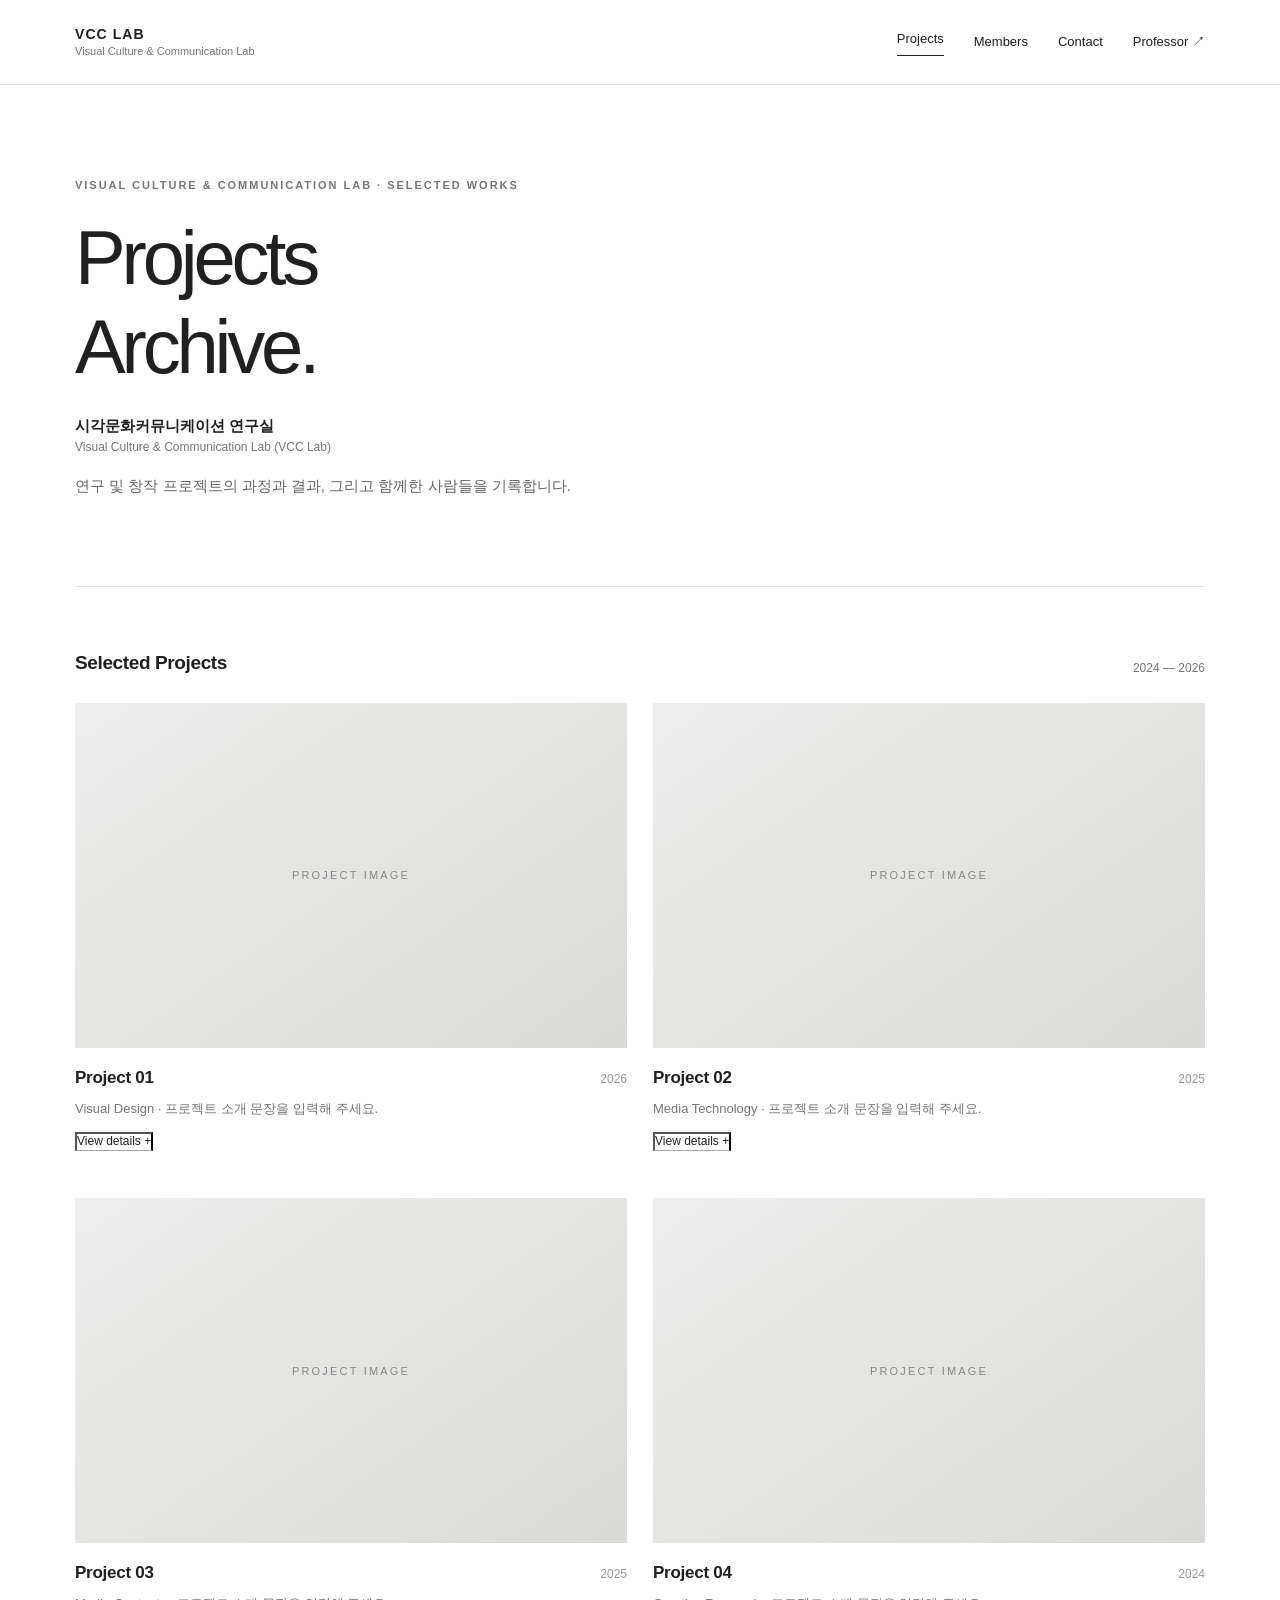
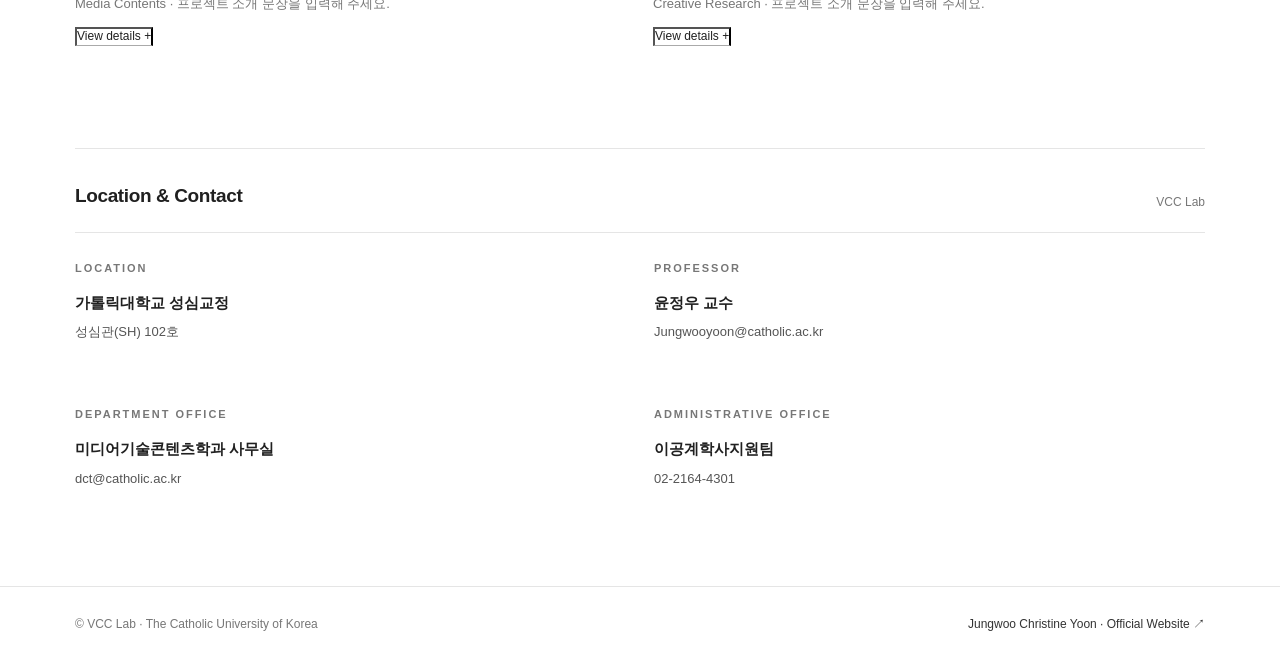
<file: index.html>
<!doctype html><html lang="ko"><head><meta charset="utf-8"><meta name="viewport" content="width=device-width, initial-scale=1"><meta name="description" content="가톨릭대학교 시각문화커뮤니케이션 연구실 (VCC Lab)"><title>Projects | VCC Lab</title><link rel="stylesheet" href="style.css"></head><body>
<header class="site-header"><div class="container header-inner"><a class="brand" href="index.html">VCC LAB<small>Visual Culture &amp; Communication Lab</small></a><nav aria-label="주 메뉴"><a href="index.html" class="active" aria-current="page">Projects</a><a href="members.html">Members</a><a href="#contact">Contact</a><a href="https://yoonjungwoo.catholic.ac.kr/Home.html" target="_blank" rel="noopener noreferrer">Professor ↗</a></nav></div></header>
<main class="container"><section class="hero"><div class="eyebrow">Visual Culture &amp; Communication Lab · Selected Works</div><h1>Projects<br>Archive.</h1><p class="lab-name">시각문화커뮤니케이션 연구실 <span>Visual Culture &amp; Communication Lab (VCC Lab)</span></p><p>연구 및 창작 프로젝트의 과정과 결과, 그리고 함께한 사람들을 기록합니다.</p></section><div class="section-head"><h2>Selected Projects</h2><span>2024 — 2026</span></div><section id="gallery" class="gallery" aria-label="프로젝트 갤러리"></section>
<section class="contact-section" id="contact" aria-labelledby="contact-heading">
  <div class="section-head contact-heading"><h2 id="contact-heading">Location &amp; Contact</h2><span>VCC Lab</span></div>
  <div class="contact-grid">
    
<div class="contact-item">
  <div class="kicker">LOCATION</div>
  <h3>가톨릭대학교 성심교정</h3>
  <p>성심관(SH) 102호</p>
</div>

<div class="contact-item">
  <div class="kicker">PROFESSOR</div>
  <h3>윤정우 교수</h3>
  <p>
    <a href="mailto:Jungwooyoon@catholic.ac.kr">
      Jungwooyoon@catholic.ac.kr
    </a>
  </p>
</div>

<div class="contact-item">
  <div class="kicker">DEPARTMENT OFFICE</div>
  <h3>미디어기술콘텐츠학과 사무실</h3>
  <p>
    <a href="mailto:dct@catholic.ac.kr">
      dct@catholic.ac.kr
    </a>
  </p>
</div>

<div class="contact-item">
  <div class="kicker">ADMINISTRATIVE OFFICE</div>
  <h3>이공계학사지원팀</h3>
  <p>
    <a href="tel:02-2164-4301">
      02-2164-4301
    </a>
  </p>
</div>

  </div>
</section>
</main>
<footer><div class="container footer-inner"><span>© VCC Lab · The Catholic University of Korea</span><a href="https://yoonjungwoo.catholic.ac.kr/Home.html" target="_blank" rel="noopener noreferrer">Jungwoo Christine Yoon · Official Website ↗</a></div></footer><script src="projects.js"></script></body></html>
</file>
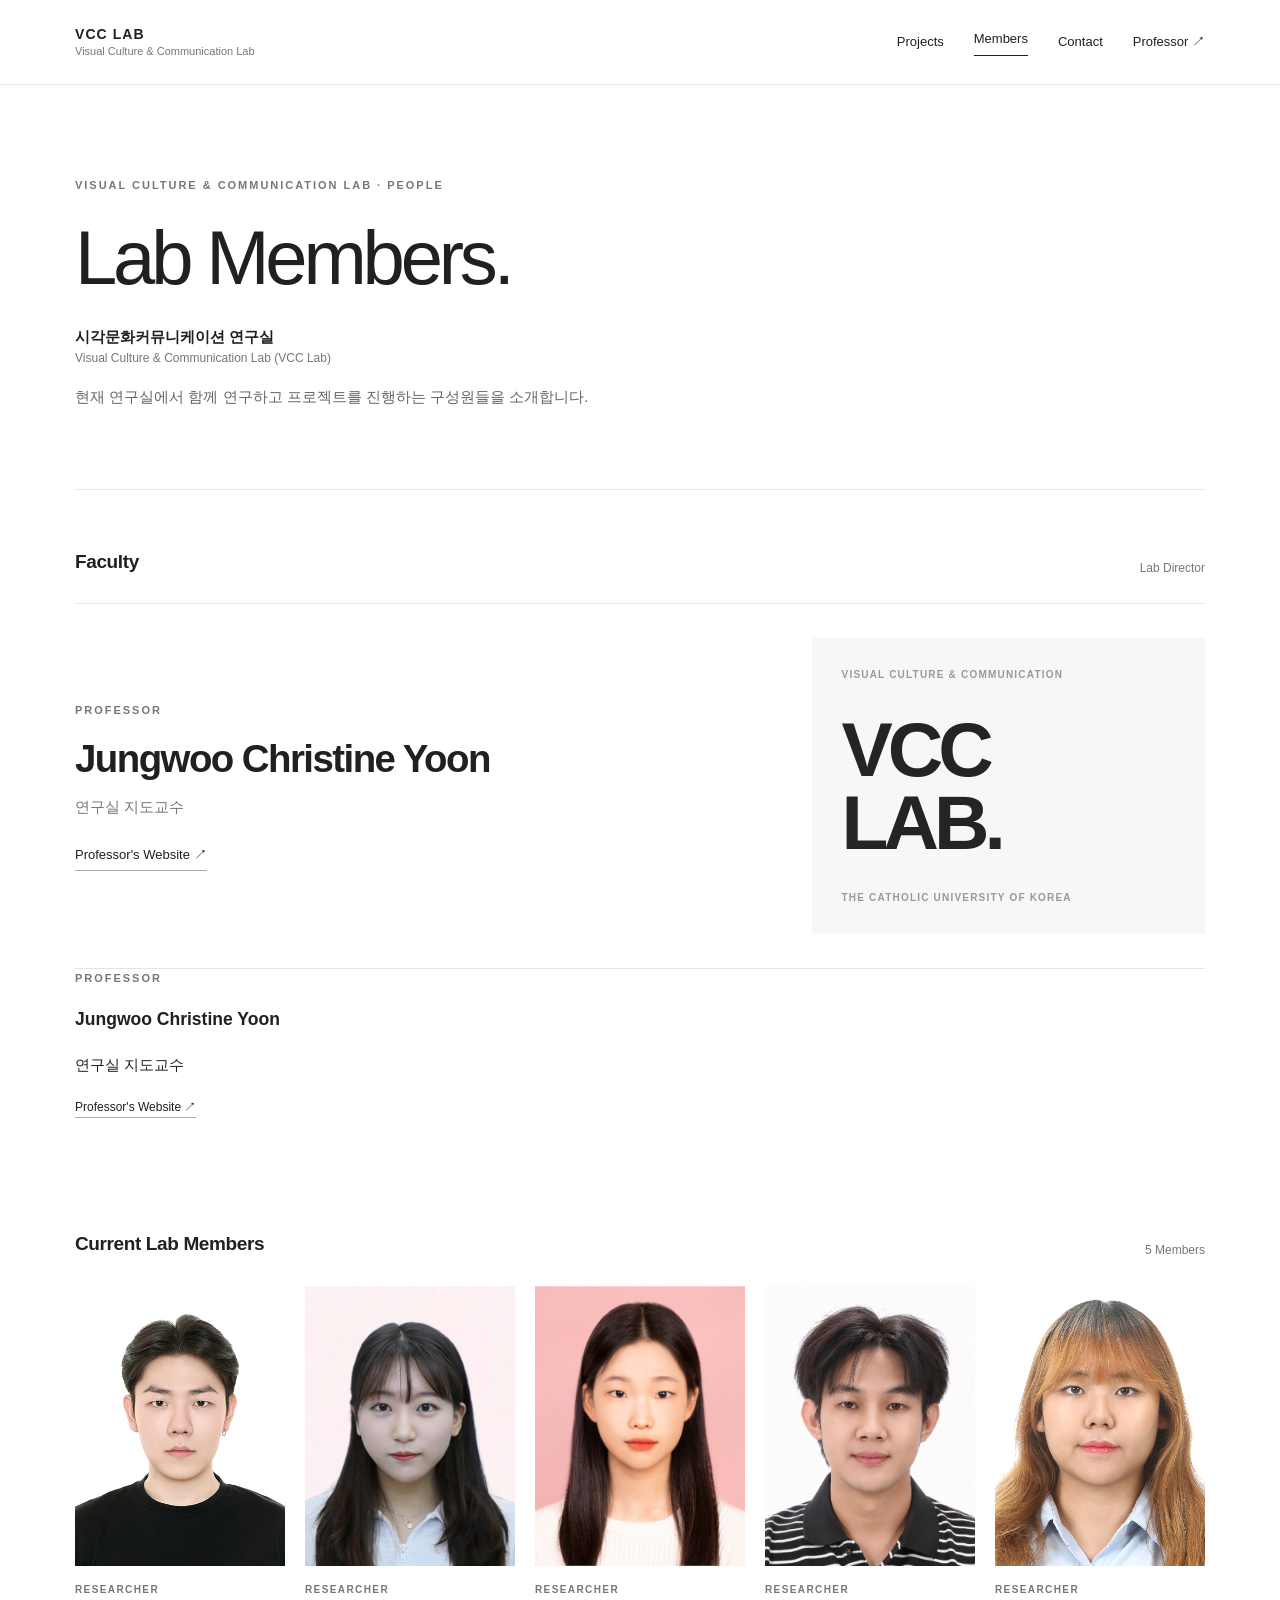
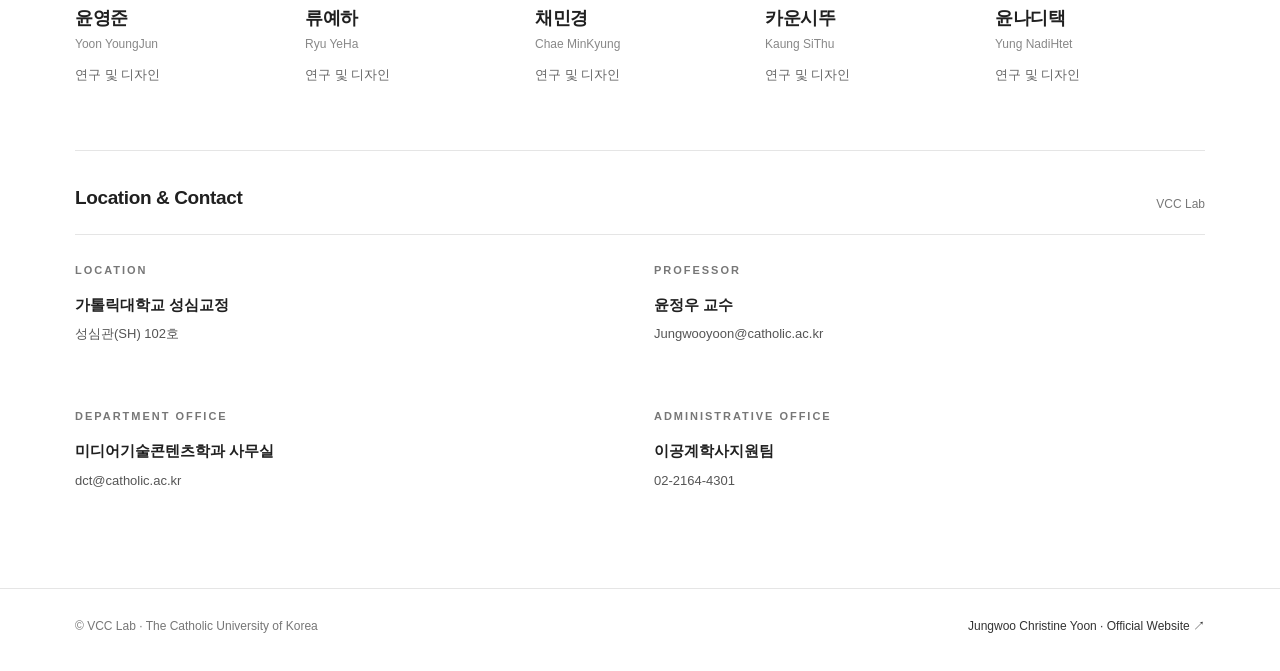
<file: members.html>
<!doctype html>
<html lang="ko">
<head>
  <meta charset="utf-8">
  <meta name="viewport" content="width=device-width, initial-scale=1">
  <meta name="description" content="시각문화커뮤니케이션 연구실 구성원 소개">
  <title>Members | VCC Lab</title>
  <link rel="stylesheet" href="style.css">
</head>
<body>
<header class="site-header">
  <div class="container header-inner">
    <a class="brand" href="index.html">VCC LAB<small>Visual Culture &amp; Communication Lab</small></a>
    <nav aria-label="주 메뉴">
      <a href="index.html">Projects</a>
      <a href="members.html" class="active" aria-current="page">Members</a>
      <a href="#contact">Contact</a>
      <a href="https://yoonjungwoo.catholic.ac.kr/Home.html" target="_blank" rel="noopener noreferrer">Professor ↗</a>
    </nav>
  </div>
</header>
<main class="container">
  <section class="hero members-hero">
    <div class="eyebrow">Visual Culture &amp; Communication Lab · People</div>
    <h1>Lab Members.</h1><p class="lab-name">시각문화커뮤니케이션 연구실 <span>Visual Culture &amp; Communication Lab (VCC Lab)</span></p>
    <p>현재 연구실에서 함께 연구하고 프로젝트를 진행하는 구성원들을 소개합니다.</p>
  </section>
  <section class="members-section" aria-labelledby="faculty-heading">
    <div class="section-head members-heading"><h2 id="faculty-heading">Faculty</h2><span>Lab Director</span></div>
    
<div class="faculty-profile faculty-text-layout">

  <!-- 교수님 정보 -->
  <div class="faculty-info">
    <div class="kicker">Professor</div>

    <h3>Jungwoo Christine Yoon</h3>

    <p>연구실 지도교수</p>

    <a
      class="text-link"
      href="https://yoonjungwoo.catholic.ac.kr/Home.html"
      target="_blank"
      rel="noopener noreferrer"
    >
      Professor's Website ↗
    </a>
  </div>

  <!-- 사진 대신 연구실 타이포그래피 -->
  <div class="faculty-lab-mark" aria-label="VCC Lab">
    <span class="faculty-mark-top">
      VISUAL CULTURE &amp; COMMUNICATION
    </span>

    <div class="faculty-mark-title">
      VCC<br>LAB.
    </div>

    <span class="faculty-mark-bottom">
      THE CATHOLIC UNIVERSITY OF KOREA
    </span>
  </div>

</div>

      <div>
        <div class="kicker">Professor</div>
        <h3>Jungwoo Christine Yoon</h3>
        <p>연구실 지도교수</p>
        <a class="text-link" href="https://yoonjungwoo.catholic.ac.kr/Home.html" target="_blank" rel="noopener noreferrer">Professor's Website ↗</a>
      </div>
    </div>
  </section>
  <section class="members-section" aria-labelledby="team-heading">
    <div class="section-head members-heading"><h2 id="team-heading">Current Lab Members</h2><span id="member-count">Members</span></div>
    <div class="member-grid" id="member-grid" aria-live="polite"></div>
  </section>

<section class="contact-section" id="contact" aria-labelledby="contact-heading">
  <div class="section-head contact-heading"><h2 id="contact-heading">Location &amp; Contact</h2><span>VCC Lab</span></div>
  <div class="contact-grid">
   <div class="contact-item">
  <div class="kicker">LOCATION</div>
  <h3>가톨릭대학교 성심교정</h3>
  <p>성심관(SH) 102호</p>
</div>

<div class="contact-item">
  <div class="kicker">PROFESSOR</div>
  <h3>윤정우 교수</h3>
  <p>
    <a href="mailto:Jungwooyoon@catholic.ac.kr">
      Jungwooyoon@catholic.ac.kr
    </a>
  </p>
</div>

<div class="contact-item">
  <div class="kicker">DEPARTMENT OFFICE</div>
  <h3>미디어기술콘텐츠학과 사무실</h3>
  <p>
    <a href="mailto:dct@catholic.ac.kr">
      dct@catholic.ac.kr
    </a>
  </p>
</div>

<div class="contact-item">
  <div class="kicker">ADMINISTRATIVE OFFICE</div>
  <h3>이공계학사지원팀</h3>
  <p>
    <a href="tel:02-2164-4301">
      02-2164-4301
    </a>
  </p>
</div>
  </div>
</section>
</main>
<footer><div class="container footer-inner"><span>© VCC Lab · The Catholic University of Korea</span><a href="https://yoonjungwoo.catholic.ac.kr/Home.html" target="_blank" rel="noopener noreferrer">Jungwoo Christine Yoon · Official Website ↗</a></div></footer>
<script src="members.js"></script>
</body>
</html>
</file>
<file: style.css>
:root{--ink:#202020;--muted:#777;--line:#e5e5e5;--page:#fff;--accent:#242424}*{box-sizing:border-box}html{scroll-behavior:smooth}body{margin:0;background:var(--page);color:var(--ink);font-family:Arial,'Apple SD Gothic Neo','Malgun Gothic',sans-serif;font-size:15px;line-height:1.7}a{color:inherit;text-decoration:none}a:hover{opacity:.65}.container{width:min(1130px,calc(100% - 64px));margin:auto}.site-header{border-bottom:1px solid var(--line)}.header-inner{min-height:84px;display:flex;align-items:center;justify-content:space-between;gap:20px}.brand{font-size:14px;font-weight:700;letter-spacing:.075em;line-height:1.4}.brand small{display:block;font-weight:400;letter-spacing:0;color:var(--muted);font-size:11px}nav{display:flex;gap:30px;align-items:center}nav a{font-size:13px}nav a.active{border-bottom:1px solid var(--ink);padding-bottom:4px}.hero{padding:91px 0 72px;border-bottom:1px solid var(--line)}.eyebrow,.kicker{font-size:11px;font-weight:600;letter-spacing:.18em;color:var(--muted);text-transform:uppercase}.hero h1{font-size:clamp(44px,6.2vw,76px);font-weight:500;line-height:1.17;letter-spacing:-.055em;margin:19px 0 22px}.hero p{max-width:590px;color:#666;font-size:15px}.section-head{display:flex;justify-content:space-between;align-items:end;gap:20px;margin:60px 0 24px}.section-head h2{font-size:19px;font-weight:600;margin:0;letter-spacing:-.02em}.section-head span{font-size:12px;color:var(--muted)}.gallery{display:grid;grid-template-columns:repeat(2,minmax(0,1fr));gap:46px 26px;margin-bottom:100px}.project{min-width:0}.project-image{width:100%;aspect-ratio:1.6;background:#ededeb;border:0;display:grid;place-items:center;overflow:hidden;cursor:pointer;padding:0;text-align:left;position:relative}.project-image img{width:100%;height:100%;object-fit:cover;display:block;transition:transform .35s}.project-image:hover img{transform:scale(1.035)}.placeholder{background:linear-gradient(145deg,#eee,#dadad6);width:100%;height:100%;display:flex;align-items:center;justify-content:center;color:#888;font-size:11px;letter-spacing:.2em}.project-title-line{display:flex;justify-content:space-between;gap:20px;align-items:baseline;margin-top:16px}.project h3{font-weight:600;letter-spacing:-.015em;font-size:17px;margin:0}.project .year{font-size:12px;color:#999}.project p{font-size:13px;color:#777;margin:5px 0 0}.project .more{font-size:12px;border-bottom:1px solid #aaa;padding:0 0 2px;background:transparent;cursor:pointer;color:var(--ink);margin-top:12px}.details{display:none;border-top:1px solid var(--line);margin-top:15px;padding-top:15px;font-size:13px;color:#666}.project.open .details{display:block}.details strong{color:#333}.people{padding:15px 0 100px}.member-group{border-top:1px solid var(--line);padding:29px 0;display:grid;grid-template-columns:220px 1fr;gap:20px}.member-group h2{font-size:15px;font-weight:600;margin:0}.member-group .meta{font-size:12px;color:#888}.member-list{margin:0;padding:0;list-style:none}.member-list li{padding:0 0 15px;display:flex;justify-content:space-between;gap:20px;border-bottom:1px solid #f1f1f1;margin-bottom:15px}.member-list li:last-child{border:0}.member-list em{font-style:normal;color:#999;font-size:12px}.note{font-size:12px;color:#8b8b8b}footer{border-top:1px solid var(--line);padding:27px 0 35px;color:#777;font-size:12px}.footer-inner{display:flex;align-items:center;justify-content:space-between;gap:20px}.footer-inner a{color:#333}.mobile-note{display:none}@media(max-width:700px){.container{width:calc(100% - 36px)}.header-inner{min-height:80px;align-items:start;padding:22px 0;flex-direction:column;gap:12px}nav{gap:21px;flex-wrap:wrap}.hero{padding:68px 0 52px}.hero h1{font-size:48px}.gallery{grid-template-columns:1fr;gap:37px}.section-head{margin-top:45px}.member-group{grid-template-columns:1fr;gap:18px}.footer-inner{align-items:start;flex-direction:column;gap:8px}}

/* Members: 현재 연구실 구성원 프로필 갤러리 */
.members-hero{padding-bottom:64px}
.members-section{padding-bottom:54px}
.members-heading{margin:56px 0 25px}
.faculty-profile{display:flex;align-items:center;gap:28px;padding:26px 0 36px;border-top:1px solid var(--line);border-bottom:1px solid var(--line)}
.faculty-avatar{width:112px;aspect-ratio:1;display:grid;place-items:center;flex-shrink:0;background:#f0f0ee;color:#898989;font-size:25px;letter-spacing:.04em;position:relative;overflow:hidden}
.faculty-avatar img{position:absolute;inset:0;width:100%;height:100%;object-fit:cover;display:block}
.faculty-profile h3{font-weight:600;font-size:21px;margin:6px 0 0;letter-spacing:-.025em}
.faculty-profile p{margin:2px 0 11px;color:#777;font-size:13px}
.text-link{font-size:12px;border-bottom:1px solid #aaa;padding-bottom:3px}
.member-grid{display:grid;grid-template-columns:repeat(3,minmax(0,1fr));gap:36px 25px}
.member-card{min-width:0}
.member-portrait{width:100%;aspect-ratio:4/4.6;background:#f1f1ef;overflow:hidden;display:grid;place-items:center;color:#c5c5c2}
.member-portrait img{width:100%;height:100%;object-fit:cover;display:block}
.avatar-placeholder{display:grid;place-items:center;color:#d0d0cc}
.member-card-info{padding-top:15px}
.member-role{font-size:10px;color:#777;letter-spacing:.14em;text-transform:uppercase;margin:0 0 5px;font-weight:600}
.member-card h3{font-size:18px;font-weight:600;letter-spacing:-.02em;margin:0}
.member-english{font-size:12px;color:#888;margin:1px 0 9px}
.member-field{font-size:13px;color:#666;margin:6px 0 0}
.member-email{display:inline-block;font-size:12px;margin-top:8px;border-bottom:1px solid #aaa;overflow-wrap:anywhere}
.members-section .note{margin-top:30px}
@media(max-width:850px){.member-grid{grid-template-columns:repeat(2,minmax(0,1fr))}}
@media(max-width:520px){.member-grid{grid-template-columns:repeat(2,minmax(0,1fr));gap:28px 14px}.member-card h3{font-size:16px}.member-portrait{aspect-ratio:4/5}.faculty-avatar{width:86px}.faculty-profile{gap:18px}.faculty-profile h3{font-size:17px}}

/* VCC Lab branding and compact location/contact block */
.lab-name{color:var(--ink)!important;font-size:15px!important;font-weight:600;margin:4px 0 14px!important;line-height:1.65}
.lab-name span{display:block;color:var(--muted);font-size:12px;font-weight:400}
.contact-section{margin:10px 0 88px;border-top:1px solid var(--line)}
.contact-heading{margin:31px 0 20px}
.contact-grid{display:grid;grid-template-columns:repeat(2,minmax(0,1fr));gap:28px;border-top:1px solid var(--line)}
.contact-item{padding:26px 0 8px}
.contact-item h3{font-size:15px;font-weight:600;margin:12px 0 6px}
.contact-item p{font-size:13px;color:#555;margin:0}
.contact-item .contact-sub{font-size:12px;color:#999;margin-top:5px}
@media(max-width:700px){.contact-grid{grid-template-columns:1fr;gap:0}.contact-item{border-bottom:1px solid var(--line);padding:22px 0}.contact-section{margin-bottom:58px}nav{gap:16px}.brand{letter-spacing:.055em}}

/* VCC Lab 구성원 프로필 크기 조정 */

/* PC: 구성원 5명 한 줄 배치 */
.member-grid {
  display: grid;
  grid-template-columns: repeat(5, minmax(0, 1fr));
  gap: 20px;
}

/* 사진 비율 통일 */
.member-portrait {
  width: 100%;
  aspect-ratio: 3 / 4;
  overflow: hidden;
}

.member-portrait img {
  width: 100%;
  height: 100%;
  object-fit: cover;
  object-position: center top;
}

/* 태블릿: 3열 */
@media (max-width: 1000px) {
  .member-grid {
    grid-template-columns: repeat(3, minmax(0, 1fr));
  }
}

/* 모바일: 2열 */
@media (max-width: 600px) {
  .member-grid {
    grid-template-columns: repeat(2, minmax(0, 1fr));
    gap: 14px;
  }
}

/* ============================
   VCC Lab 프로필 및 여백 조정
   ============================ */

/* 교수님 프로필 사진 크기 확대 */
.faculty-avatar {
  width: 180px;
  height: 210px;
  flex-shrink: 0;
}

.faculty-avatar img {
  width: 100%;
  height: 100%;
  object-fit: cover;
  object-position: center top;
}

/* 교수님 소개 영역 여백 */
.faculty-profile {
  gap: 36px;
  padding-top: 28px;
  padding-bottom: 32px;
}

/* 교수님과 구성원 사이 여백 축소 */
.faculty-section {
  margin-bottom: 32px;
}

.members-section {
  margin-top: 0;
}

/* 모바일 화면 조정 */
@media (max-width: 600px) {
  .faculty-avatar {
    width: 120px;
    height: 150px;
  }

  .faculty-profile {
    gap: 20px;
    padding-top: 20px;
    padding-bottom: 24px;
  }
}

/* ===============================
   VCC LAB - PHOTO FREE FACULTY
   =============================== */

.faculty-text-layout {
  display: grid;
  grid-template-columns: minmax(0, 1.4fr) minmax(250px, 0.8fr);
  align-items: stretch;
  gap: 48px;
  padding: 34px 0;
}

/* 교수님 소개 */
.faculty-info {
  display: flex;
  flex-direction: column;
  align-items: flex-start;
  justify-content: center;
  padding: 26px 0;
}

.faculty-text-layout .faculty-info h3 {
  font-size: clamp(28px, 3vw, 40px);
  font-weight: 600;
  letter-spacing: -0.04em;
  line-height: 1.2;
  margin: 16px 0 12px;
}

.faculty-text-layout .faculty-info p {
  font-size: 15px;
  color: #777;
  margin: 0 0 25px;
}

.faculty-text-layout .text-link {
  font-size: 13px;
}

/* 우측 연구실 타이포그래피 */
.faculty-lab-mark {
  display: flex;
  flex-direction: column;
  justify-content: space-between;
  min-height: 270px;
  padding: 28px 30px;
  background: #f7f7f7;
}

.faculty-mark-top,
.faculty-mark-bottom {
  font-size: 10px;
  font-weight: 600;
  letter-spacing: 0.12em;
  color: #999;
}

.faculty-mark-title {
  font-size: clamp(50px, 6vw, 88px);
  font-weight: 600;
  line-height: 0.95;
  letter-spacing: -0.065em;
  color: #242424;
  margin: 30px 0;
}

/* 모바일 */
@media (max-width: 700px) {
  .faculty-text-layout {
    grid-template-columns: 1fr;
    gap: 18px;
    padding: 24px 0;
  }

  .faculty-info {
    padding: 12px 0 20px;
  }

  .faculty-lab-mark {
    min-height: 210px;
    padding: 24px;
  }

  .faculty-mark-title {
    font-size: 62px;
  }
}
</file>
